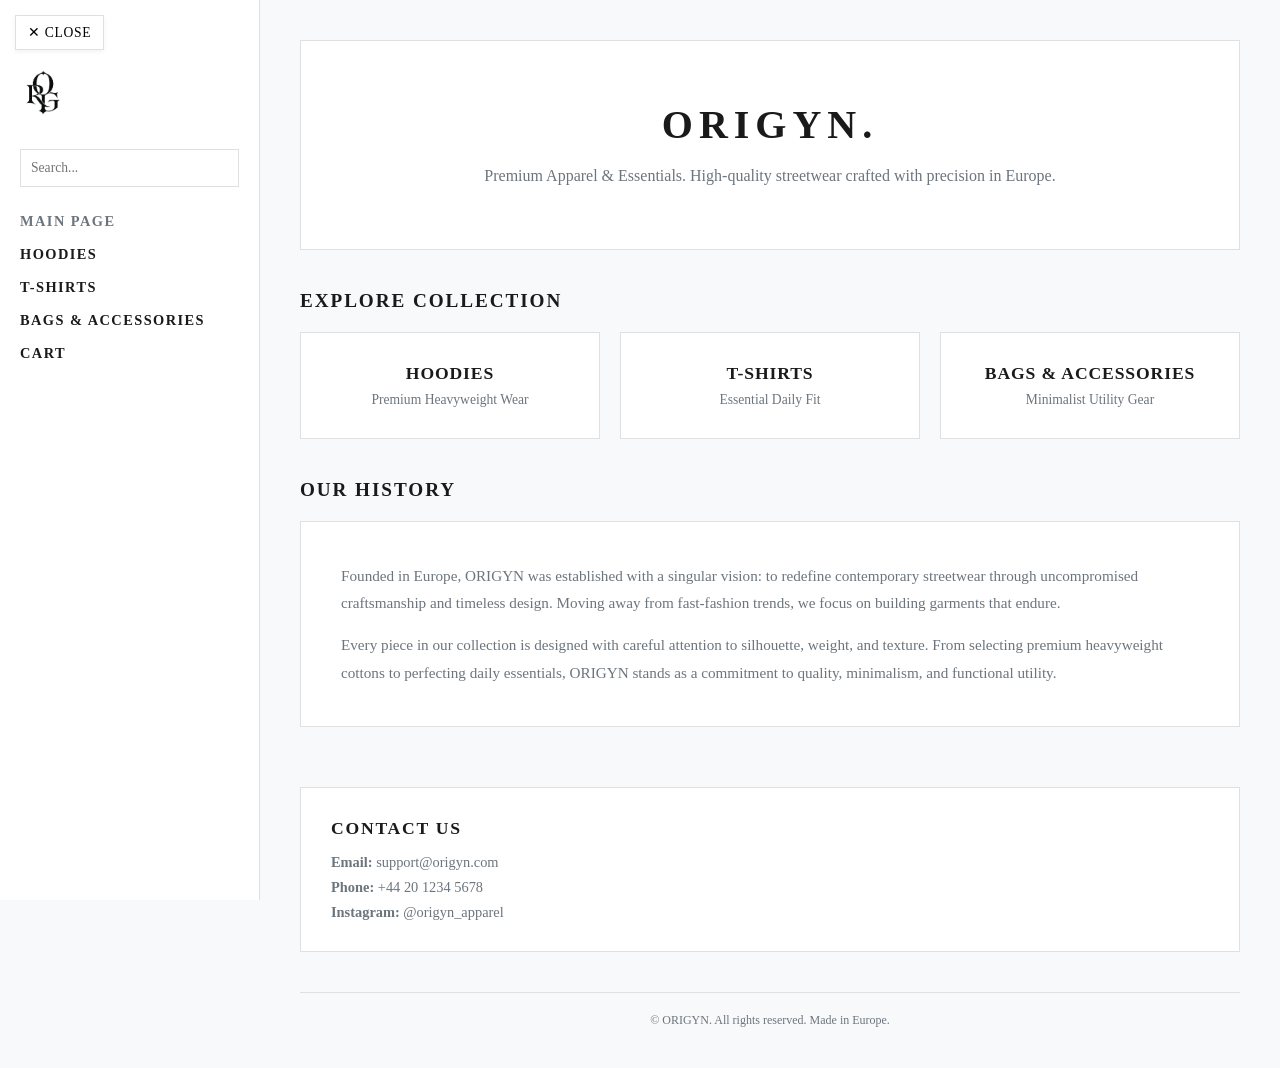
<file: index.html>
<!DOCTYPE html>
<html lang="en">
<head>
  <meta charset="UTF-8">
  <meta name="viewport" content="width=device-width, initial-scale=1.0">
  <title>ORIGYN — Main Page</title>
  <style>
    :root { 
      --color-bg: #f8f9fa; 
      --color-card-bg: #ffffff; 
      --color-border: #e0e0e0; 
      --color-text-dark: #1a1a1a; 
      --color-text-muted: #6c757d; 
      --font-primary: 'Georgia', serif; 
    }
    * { margin: 0; padding: 0; box-sizing: border-box; }
    body { background-color: var(--color-bg); color: var(--color-text-dark); font-family: var(--font-primary); display: flex; min-height: 100vh; position: relative; }
    a { color: inherit; text-decoration: none; }
    
    /* TOGGLE BUTTON */
    .sidebar-toggle-btn {
      position: fixed;
      top: 15px;
      left: 15px;
      z-index: 1100;
      background-color: var(--color-card-bg);
      border: 1px solid var(--color-border);
      padding: 8px 12px;
      font-family: var(--font-primary);
      font-size: 0.85rem;
      cursor: pointer;
      letter-spacing: 0.05em;
      text-transform: uppercase;
      box-shadow: 0 2px 5px rgba(0,0,0,0.05);
      transition: background-color 0.2s ease;
    }
    .sidebar-toggle-btn:hover {
      background-color: var(--color-bg);
    }

    /* SIDEBAR */
    aside.sidebar { 
      width: 260px; 
      background-color: #ffffff; 
      border-right: 1px solid var(--color-border); 
      padding: 70px 20px 30px 20px; 
      display: flex; 
      flex-direction: column; 
      position: fixed; 
      height: 100vh; 
      z-index: 1000; 
      top: 0;
      left: 0;
      transition: transform 0.3s ease;
    }

    body.sidebar-collapsed aside.sidebar {
      transform: translateX(-100%);
    }

    .brand-logo { height: 45px; width: auto; margin-bottom: 30px; filter: invert(1); }
    .search-input { width: 100%; padding: 10px; border: 1px solid var(--color-border); font-family: var(--font-primary); font-size: 0.85rem; outline: none; margin-bottom: 25px; }
    .nav-links { list-style: none; display: flex; flex-direction: column; gap: 15px; }
    .nav-links a { font-size: 0.9rem; text-transform: uppercase; letter-spacing: 0.1em; font-weight: bold; }
    .nav-links a:hover, .nav-links a.active { color: var(--color-text-muted); }
    
    /* CONTENT AREA */
    main.content { 
      margin-left: 260px; 
      flex: 1; 
      padding: 40px; 
      transition: margin-left 0.3s ease;
    }

    body.sidebar-collapsed main.content {
      margin-left: 0;
      padding-top: 60px;
    }

    .search-results-panel { display: none; background: var(--color-card-bg); border: 1px solid var(--color-border); padding: 20px; margin-bottom: 30px; }
    .search-results-panel.active { display: block; }
    .search-item { padding: 10px 0; border-bottom: 1px solid var(--color-border); }
    
    /* HERO SECTION */
    .hero-section { background-color: var(--color-card-bg); border: 1px solid var(--color-border); padding: 60px 40px; margin-bottom: 40px; text-align: center; }
    .hero-title { font-size: 2.5rem; letter-spacing: 0.15em; margin-bottom: 15px; text-transform: uppercase; }
    .hero-subtitle { font-size: 1rem; color: var(--color-text-muted); line-height: 1.6; max-width: 600px; margin: 0 auto; }
    
    /* CATEGORIES GRID */
    .section-title { font-size: 1.2rem; letter-spacing: 0.1em; margin-bottom: 20px; text-transform: uppercase; }
    .categories-grid { display: grid; grid-template-columns: repeat(auto-fit, minmax(250px, 1fr)); gap: 20px; margin-bottom: 40px; }
    .category-card { background-color: var(--color-card-bg); border: 1px solid var(--color-border); padding: 30px 20px; text-align: center; transition: border-color 0.2s ease; }
    .category-card:hover { border-color: var(--color-text-dark); }
    .category-card h3 { font-size: 1.1rem; letter-spacing: 0.05em; margin-bottom: 8px; text-transform: uppercase; }
    .category-card p { font-size: 0.85rem; color: var(--color-text-muted); }

        /* HISTORY SECTION (NEW) */
    .history-section { background-color: var(--color-card-bg); border: 1px solid var(--color-border); padding: 40px; margin-bottom: 40px; }
    .history-content { color: var(--color-text-muted); line-height: 1.8; font-size: 0.95rem; }
    .history-content p { margin-bottom: 15px; }
    .history-content p:last-child { margin-bottom: 0; }
    
    /* CONTACTS SECTION */
    .contacts-section { margin-top: 60px; padding: 30px; background: var(--color-card-bg); border: 1px solid var(--color-border); }
    .contacts-section h3 { font-size: 1.1rem; letter-spacing: 0.1em; margin-bottom: 15px; text-transform: uppercase; }
    .contacts-list { list-style: none; font-size: 0.9rem; color: var(--color-text-muted); display: flex; flex-direction: column; gap: 8px; }
    
    footer { margin-top: 40px; padding-top: 20px; border-top: 1px solid var(--color-border); font-size: 0.75rem; color: var(--color-text-muted); text-align: center; }
  </style>
</head>
<body>

  <!-- TOGGLE BUTTON -->
  <button id="toggleBtn" class="sidebar-toggle-btn" onclick="toggleSidebar()">✕ Close</button>

  <!-- SIDEBAR -->
  <aside class="sidebar">
    <a href="index.html"><img src="logo.png" alt="ORIGYN Logo" class="brand-logo"></a>
    <input type="text" id="searchInput" class="search-input" placeholder="Search..." oninput="handleSearch()">
    <ul class="nav-links">
      <li><a href="index.html" class="active">Main Page</a></li>
      <li><a href="hoodies.html">Hoodies</a></li>
      <li><a href="tshirts.html">T-Shirts</a></li>
      <li><a href="accessories.html">Bags & Accessories</a></li>
      <li><a href="cart.html">Cart</a></li>
    </ul>
  </aside>

  <!-- MAIN CONTENT -->
  <main class="content">
    
    <!-- SEARCH RESULTS PANEL -->
    <div id="searchResultsPanel" class="search-results-panel">
      <h3 style="margin-bottom: 15px;">Search Results</h3>
      <div id="searchResultsList"></div>
    </div>

    <!-- HERO SECTION -->
    <section class="hero-section">
      <h1 class="hero-title">ORIGYN.</h1>
      <p class="hero-subtitle">Premium Apparel & Essentials. High-quality streetwear crafted with precision in Europe.</p>
    </section>

    <!-- CATEGORIES SECTION -->
    <h2 class="section-title">Explore Collection</h2>
    <div class="categories-grid">
      <a href="hoodies.html" class="category-card">
        <h3>Hoodies</h3>
        <p>Premium Heavyweight Wear</p>
      </a>
      <a href="tshirts.html" class="category-card">
        <h3>T-Shirts</h3>
        <p>Essential Daily Fit</p>
      </a>
      <a href="accessories.html" class="category-card">
        <h3>Bags & Accessories</h3>
        <p>Minimalist Utility Gear</p>
      </a>
    </div>

        <!-- HISTORY SECTION -->
    <h2 class="section-title">Our History</h2>
    <section class="history-section">
      <div class="history-content">
        <p>Founded in Europe, ORIGYN was established with a singular vision: to redefine contemporary streetwear through uncompromised craftsmanship and timeless design. Moving away from fast-fashion trends, we focus on building garments that endure.</p>
        <p>Every piece in our collection is designed with careful attention to silhouette, weight, and texture. From selecting premium heavyweight cottons to perfecting daily essentials, ORIGYN stands as a commitment to quality, minimalism, and functional utility.</p>
      </div>
    </section>

    <!-- CONTACTS SECTION -->
    <section class="contacts-section">
      <h3>Contact Us</h3>
      <ul class="contacts-list">
        <li><strong>Email:</strong> support@origyn.com</li>
        <li><strong>Phone:</strong> +44 20 1234 5678</li>
        <li><strong>Instagram:</strong> @origyn_apparel</li>
      </ul>
    </section>

    <footer>
      &copy; ORIGYN. All rights reserved. Made in Europe.
    </footer>
  </main>

  <script>
    function toggleSidebar() {
      const body = document.body;
      const toggleBtn = document.getElementById('toggleBtn');
      body.classList.toggle('sidebar-collapsed');

      if (body.classList.contains('sidebar-collapsed')) {
        toggleBtn.textContent = '☰ Menu';
      } else {
        toggleBtn.textContent = '✕ Close';
      }
    }

    const catalog = [
      { name: "T-Shirt", category: "T-Shirts", link: "tshirts.html" },
      { name: "Origyn Original Hoodie", category: "Hoodies", link: "hoodies.html" },
      { name: "Light Hoodie", category: "Hoodies", link: "hoodies.html" },
      { name: "Leather Bag", category: "Bags & Accessories", link: "accessories.html" }
    ];

    function handleSearch() {
      const query = document.getElementById('searchInput').value.toLowerCase().trim();
      const panel = document.getElementById('searchResultsPanel');
      const list = document.getElementById('searchResultsList');

      if (query === '') { 
        panel.classList.remove('active'); 
        list.innerHTML = ''; 
        return; 
      }

      const matches = catalog.filter(item => 
        item.name.toLowerCase().includes(query) || 
        item.category.toLowerCase().includes(query)
      );

      panel.classList.add('active');

      if (matches.length > 0) {
        list.innerHTML = matches.map(item => 
          `<div class="search-item"><a href="${item.link}"><strong>${item.name}</strong> — <small>${item.category}</small></a></div>`
        ).join('');
      } else { 
        list.innerHTML = '<p class="search-item">No items found.</p>'; 
      }
    }
  </script>
</body>
</html>
</file>
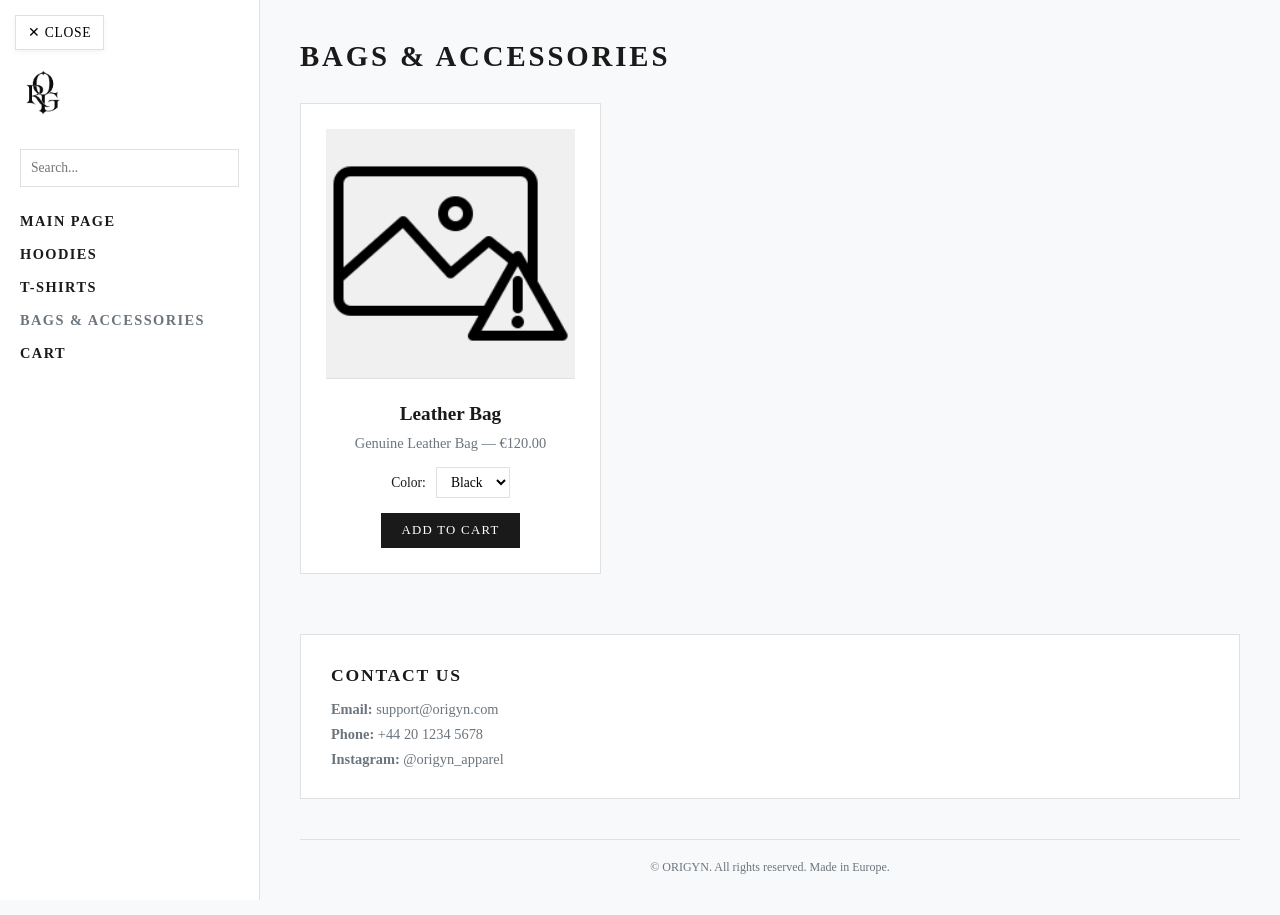
<file: accessories.html>
<!DOCTYPE html>
<html lang="en">
<head>
  <meta charset="UTF-8">
  <meta name="viewport" content="width=device-width, initial-scale=1.0">
  <title>Bags & Accessories — ORIGYN</title>
  <style>
    .product-grid { display: flex; flex-wrap: wrap; gap: 20px; }
    :root { --color-bg: #f8f9fa; --color-card-bg: #ffffff; --color-border: #e0e0e0; --color-text-dark: #1a1a1a; --color-text-muted: #6c757d; --font-primary: 'Georgia', serif; }
    * { margin: 0; padding: 0; box-sizing: border-box; }
    body { background-color: var(--color-bg); color: var(--color-text-dark); font-family: var(--font-primary); display: flex; min-height: 100vh; position: relative; }
    a { color: inherit; text-decoration: none; }
    .sidebar-toggle-btn { position: fixed; top: 15px; left: 15px; z-index: 1100; background-color: var(--color-card-bg); border: 1px solid var(--color-border); padding: 8px 12px; font-family: var(--font-primary); font-size: 0.85rem; cursor: pointer; letter-spacing: 0.05em; text-transform: uppercase; box-shadow: 0 2px 5px rgba(0,0,0,0.05); transition: background-color 0.2s ease; }
    .sidebar-toggle-btn:hover { background-color: var(--color-bg); }
    aside.sidebar { width: 260px; background-color: #ffffff; border-right: 1px solid var(--color-border); padding: 70px 20px 30px 20px; display: flex; flex-direction: column; position: fixed; height: 100vh; z-index: 1000; top: 0; left: 0; transition: transform 0.3s ease; }
    body.sidebar-collapsed aside.sidebar { transform: translateX(-100%); }
    .brand-logo { height: 45px; width: auto; margin-bottom: 30px; filter: invert(1); }
    .search-input { width: 100%; padding: 10px; border: 1px solid var(--color-border); font-family: var(--font-primary); font-size: 0.85rem; outline: none; margin-bottom: 25px; }
    .nav-links { list-style: none; display: flex; flex-direction: column; gap: 15px; }
    .nav-links a { font-size: 0.9rem; text-transform: uppercase; letter-spacing: 0.1em; font-weight: bold; }
    .nav-links a:hover, .nav-links a.active { color: var(--color-text-muted); }
    main.content { margin-left: 260px; flex: 1; padding: 40px; transition: margin-left 0.3s ease; }
    body.sidebar-collapsed main.content { margin-left: 0; padding-top: 60px; }
    .search-results-panel { display: none; background: var(--color-card-bg); border: 1px solid var(--color-border); padding: 20px; margin-bottom: 30px; }
    .search-results-panel.active { display: block; }
    .search-item { padding: 10px 0; border-bottom: 1px solid var(--color-border); }
    .page-title { font-size: 1.8rem; letter-spacing: 0.1em; margin-bottom: 30px; text-transform: uppercase; }
    
    /* PRODUCT CARD STYLES */
    .product-card { background-color: var(--color-card-bg); border: 1px solid var(--color-border); padding: 25px; text-align: center; max-width: 320px; }
    .product-image { width: 100%; height: 250px; object-fit: cover; border-bottom: 1px solid var(--color-border); margin-bottom: 20px; background-color: #f0f0f0; }
    .product-card h3 { font-size: 1.2rem; margin-bottom: 10px; }
    .product-card p { font-size: 0.9rem; color: var(--color-text-muted); margin-bottom: 15px; }
    .add-cart-btn { background-color: var(--color-text-dark); color: #ffffff; border: none; padding: 10px 20px; font-family: var(--font-primary); font-size: 0.8rem; text-transform: uppercase; letter-spacing: 0.1em; cursor: pointer; }
    .add-cart-btn:hover { opacity: 0.85; }

    /* COLOR SELECT STYLES */
    .color-option { margin-bottom: 15px; display: flex; align-items: center; justify-content: center; gap: 10px; font-size: 0.85rem; }
    .color-select { padding: 6px 10px; font-family: var(--font-primary); border: 1px solid var(--color-border); background-color: #ffffff; outline: none; font-size: 0.85rem; cursor: pointer; }

    .contacts-section { margin-top: 60px; padding: 30px; background: var(--color-card-bg); border: 1px solid var(--color-border); }
    .contacts-section h3 { font-size: 1.1rem; letter-spacing: 0.1em; margin-bottom: 15px; text-transform: uppercase; }
    .contacts-list { list-style: none; font-size: 0.9rem; color: var(--color-text-muted); display: flex; flex-direction: column; gap: 8px; }
    footer { margin-top: 40px; padding-top: 20px; border-top: 1px solid var(--color-border); font-size: 0.75rem; color: var(--color-text-muted); text-align: center; }
  </style>
</head>
<body>
  <button id="toggleBtn" class="sidebar-toggle-btn" onclick="toggleSidebar()">✕ Close</button>
  <aside class="sidebar">
    <a href="index.html"><img src="logo.png" alt="ORIGYN Logo" class="brand-logo"></a>
    <input type="text" id="searchInput" class="search-input" placeholder="Search..." oninput="handleSearch()">
    <ul class="nav-links">
      <li><a href="index.html">Main Page</a></li>
      <li><a href="hoodies.html">Hoodies</a></li>
      <li><a href="tshirts.html">T-Shirts</a></li>
      <li><a href="accessories.html" class="active">Bags & Accessories</a></li>
      <li><a href="cart.html">Cart</a></li>
    </ul>
  </aside>
  <main class="content">
    <div id="searchResultsPanel" class="search-results-panel">
      <h3 style="margin-bottom: 15px;">Search Results</h3>
      <div id="searchResultsList"></div>
    </div>
    <h1 class="page-title">Bags & Accessories</h1>
    
    <div class="product-grid">
      <div class="product-card">
        <img src="Error.png" alt="Leather Bag" class="product-image">
        <h3>Leather Bag</h3>
        <p>Genuine Leather Bag — €120.00</p>
        
        <!-- 色選択プルダウン -->
        <div class="color-option">
          <label for="color-acc01">Color:</label>
          <select id="color-acc01" class="color-select">
            <option value="Black">Black</option>
            <option value="Biege">Biege</option>
          </select>
        </div>

        <button class="add-cart-btn" onclick="addToCart('Leather Bag', 120, 'Genuine Leather Bag', 'color-acc01')">Add to Cart</button>
      </div>
    </div>

    <section class="contacts-section">
      <h3>Contact Us</h3>
      <ul class="contacts-list">
        <li><strong>Email:</strong> support@origyn.com</li>
        <li><strong>Phone:</strong> +44 20 1234 5678</li>
        <li><strong>Instagram:</strong> @origyn_apparel</li>
      </ul>
    </section>

    <footer>
      &copy; ORIGYN. All rights reserved. Made in Europe.
    </footer>
  </main>
  <script>
    function toggleSidebar() {
      const body = document.body;
      const toggleBtn = document.getElementById('toggleBtn');
      body.classList.toggle('sidebar-collapsed');
      toggleBtn.textContent = body.classList.contains('sidebar-collapsed') ? '☰ Menu' : '✕ Close';
    }

    function addToCart(name, price, desc, selectId) {
      const selectedColor = document.getElementById(selectId).value;
      const fullName = `${name} (${selectedColor})`;

      let cart = JSON.parse(localStorage.getItem('origyn_cart')) || [];
      const existing = cart.find(item => item.name === fullName);
      if (existing) {
        existing.quantity += 1;
      } else {
        cart.push({ name: fullName, price, desc, quantity: 1 });
      }
      localStorage.setItem('origyn_cart', JSON.stringify(cart));
      alert(`${fullName} has been added to your cart.`);
    }

    const catalog = [
      { name: "T-Shirt", category: "T-Shirts", link: "tshirts.html" },
      { name: "Origyn Original Hoodie", category: "Hoodies", link: "hoodies.html" },
      { name: "Light Hoodie", category: "Hoodies", link: "hoodies.html" },
      { name: "Leather Bag", category: "Bags & Accessories", link: "accessories.html" }
    ];
    function handleSearch() {
      const query = document.getElementById('searchInput').value.toLowerCase().trim();
      const panel = document.getElementById('searchResultsPanel');
      const list = document.getElementById('searchResultsList');
      if (query === '') { panel.classList.remove('active'); list.innerHTML = ''; return; }
      const matches = catalog.filter(item => item.name.toLowerCase().includes(query) || item.category.toLowerCase().includes(query));
      panel.classList.add('active');
      if (matches.length > 0) {
        list.innerHTML = matches.map(item => `<div class="search-item"><a href="${item.link}"><strong>${item.name}</strong> — <small>${item.category}</small></a></div>`).join('');
      } else { list.innerHTML = '<p class="search-item">No items found.</p>'; }
    }
  </script>
</body>
</html>
</file>
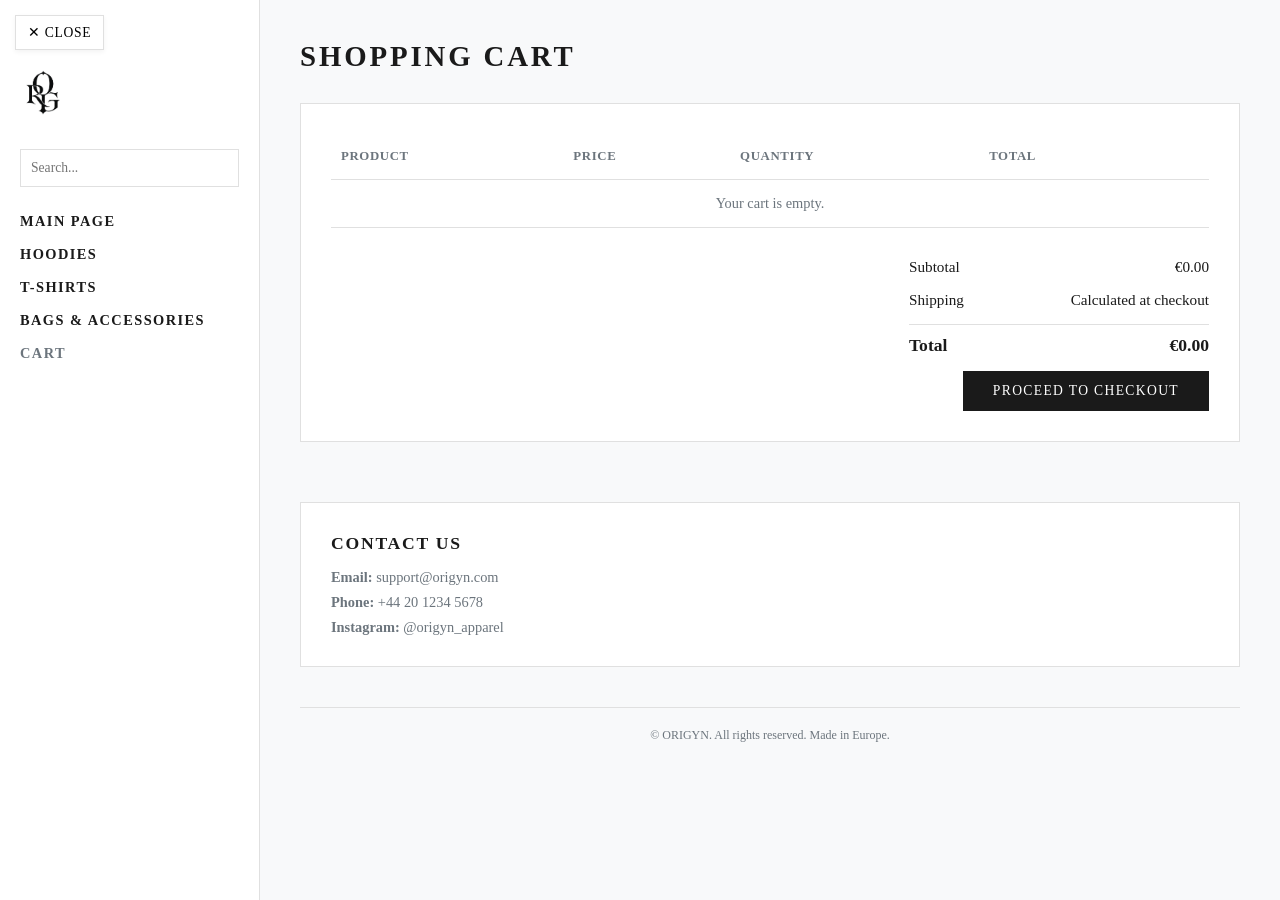
<file: cart.html>
<!DOCTYPE html>
<html lang="en">
<head>
  <meta charset="UTF-8">
  <meta name="viewport" content="width=device-width, initial-scale=1.0">
  <title>Shopping Cart — ORIGYN</title>
  <style>
    :root { 
      --color-bg: #f8f9fa; 
      --color-card-bg: #ffffff; 
      --color-border: #e0e0e0; 
      --color-text-dark: #1a1a1a; 
      --color-text-muted: #6c757d; 
      --font-primary: 'Georgia', serif; 
    }
    * { margin: 0; padding: 0; box-sizing: border-box; }
    body { background-color: var(--color-bg); color: var(--color-text-dark); font-family: var(--font-primary); display: flex; min-height: 100vh; position: relative; }
    a { color: inherit; text-decoration: none; }

    /* TOGGLE BUTTON */
    .sidebar-toggle-btn {
      position: fixed;
      top: 15px;
      left: 15px;
      z-index: 1100;
      background-color: var(--color-card-bg);
      border: 1px solid var(--color-border);
      padding: 8px 12px;
      font-family: var(--font-primary);
      font-size: 0.85rem;
      cursor: pointer;
      letter-spacing: 0.05em;
      text-transform: uppercase;
      box-shadow: 0 2px 5px rgba(0,0,0,0.05);
      transition: background-color 0.2s ease;
    }
    .sidebar-toggle-btn:hover { background-color: var(--color-bg); }

    /* SIDEBAR */
    aside.sidebar { 
      width: 260px; 
      background-color: #ffffff; 
      border-right: 1px solid var(--color-border); 
      padding: 70px 20px 30px 20px; 
      display: flex; 
      flex-direction: column; 
      position: fixed; 
      height: 100vh; 
      z-index: 1000; 
      top: 0;
      left: 0;
      transition: transform 0.3s ease;
    }
    body.sidebar-collapsed aside.sidebar { transform: translateX(-100%); }

    .brand-logo { height: 45px; width: auto; margin-bottom: 30px; filter: invert(1); }
    .search-input { width: 100%; padding: 10px; border: 1px solid var(--color-border); font-family: var(--font-primary); font-size: 0.85rem; outline: none; margin-bottom: 25px; }
    .nav-links { list-style: none; display: flex; flex-direction: column; gap: 15px; }
    .nav-links a { font-size: 0.9rem; text-transform: uppercase; letter-spacing: 0.1em; font-weight: bold; }
    .nav-links a:hover, .nav-links a.active { color: var(--color-text-muted); }

    /* CONTENT AREA */
    main.content { 
      margin-left: 260px; 
      flex: 1; 
      padding: 40px; 
      transition: margin-left 0.3s ease;
    }
    body.sidebar-collapsed main.content { margin-left: 0; padding-top: 60px; }

    .search-results-panel { display: none; background: var(--color-card-bg); border: 1px solid var(--color-border); padding: 20px; margin-bottom: 30px; }
    .search-results-panel.active { display: block; }
    .search-item { padding: 10px 0; border-bottom: 1px solid var(--color-border); }

    .page-title { font-size: 1.8rem; letter-spacing: 0.1em; margin-bottom: 30px; text-transform: uppercase; }

    /* CART SECTION */
    .cart-container { background-color: var(--color-card-bg); border: 1px solid var(--color-border); padding: 30px; margin-bottom: 40px; }
    .cart-table { width: 100%; border-collapse: collapse; text-align: left; font-size: 0.9rem; }
    .cart-table th, .cart-table td { padding: 15px 10px; border-bottom: 1px solid var(--color-border); }
    .cart-table th { text-transform: uppercase; letter-spacing: 0.05em; font-size: 0.8rem; color: var(--color-text-muted); }
    .cart-item-title { font-weight: bold; }
    .cart-item-desc { font-size: 0.8rem; color: var(--color-text-muted); }
    .qty-input { width: 50px; padding: 5px; text-align: center; border: 1px solid var(--color-border); font-family: var(--font-primary); }
    .remove-btn { background: none; border: none; color: var(--color-text-muted); cursor: pointer; font-size: 0.85rem; text-decoration: underline; }
    .remove-btn:hover { color: var(--color-text-dark); }
    .empty-msg { text-align: center; color: var(--color-text-muted); padding: 20px 0; }

    /* CART SUMMARY */
    .cart-summary { margin-top: 30px; display: flex; flex-direction: column; align-items: flex-end; gap: 15px; }
    .summary-row { display: flex; justify-content: space-between; width: 300px; font-size: 0.95rem; }
    .summary-total { font-weight: bold; font-size: 1.1rem; border-top: 1px solid var(--color-border); padding-top: 10px; }
    .checkout-btn { background-color: var(--color-text-dark); color: #ffffff; border: none; padding: 12px 30px; font-family: var(--font-primary); font-size: 0.85rem; text-transform: uppercase; letter-spacing: 0.1em; cursor: pointer; transition: opacity 0.2s; }
    .checkout-btn:hover { opacity: 0.85; }

    /* CONTACTS SECTION */
    .contacts-section { margin-top: 60px; padding: 30px; background: var(--color-card-bg); border: 1px solid var(--color-border); }
    .contacts-section h3 { font-size: 1.1rem; letter-spacing: 0.1em; margin-bottom: 15px; text-transform: uppercase; }
    .contacts-list { list-style: none; font-size: 0.9rem; color: var(--color-text-muted); display: flex; flex-direction: column; gap: 8px; }

    footer { margin-top: 40px; padding-top: 20px; border-top: 1px solid var(--color-border); font-size: 0.75rem; color: var(--color-text-muted); text-align: center; }
  </style>
</head>
<body>

  <!-- TOGGLE BUTTON -->
  <button id="toggleBtn" class="sidebar-toggle-btn" onclick="toggleSidebar()">✕ Close</button>

  <!-- SIDEBAR -->
  <aside class="sidebar">
    <a href="index.html"><img src="logo.png" alt="ORIGYN Logo" class="brand-logo"></a>
    <input type="text" id="searchInput" class="search-input" placeholder="Search..." oninput="handleSearch()">
    <ul class="nav-links">
      <li><a href="index.html">Main Page</a></li>
      <li><a href="hoodies.html">Hoodies</a></li>
      <li><a href="tshirts.html">T-Shirts</a></li>
      <li><a href="accessories.html">Bags & Accessories</a></li>
      <li><a href="cart.html" class="active">Cart</a></li>
    </ul>
  </aside>

  <!-- MAIN CONTENT -->
  <main class="content">

    <!-- SEARCH RESULTS PANEL -->
    <div id="searchResultsPanel" class="search-results-panel">
      <h3 style="margin-bottom: 15px;">Search Results</h3>
      <div id="searchResultsList"></div>
    </div>

    <h1 class="page-title">Shopping Cart</h1>

    <!-- CART CONTAINER -->
    <div class="cart-container">
      <table class="cart-table">
        <thead>
          <tr>
            <th>Product</th>
            <th>Price</th>
            <th>Quantity</th>
            <th>Total</th>
            <th></th>
          </tr>
        </thead>
        <tbody id="cartTableBody">
          <!-- JSで動的に表示 -->
        </tbody>
      </table>

      <!-- SUMMARY -->
      <div class="cart-summary">
        <div class="summary-row">
          <span>Subtotal</span>
          <span id="subtotalVal">€0.00</span>
        </div>
        <div class="summary-row">
          <span>Shipping</span>
          <span>Calculated at checkout</span>
        </div>
        <div class="summary-row summary-total">
          <span>Total</span>
          <span id="totalVal">€0.00</span>
        </div>
        <button class="checkout-btn">Proceed to Checkout</button>
      </div>
    </div>

    <!-- CONTACTS SECTION -->
    <section class="contacts-section">
      <h3>Contact Us</h3>
      <ul class="contacts-list">
        <li><strong>Email:</strong> support@origyn.com</li>
        <li><strong>Phone:</strong> +44 20 1234 5678</li>
        <li><strong>Instagram:</strong> @origyn_apparel</li>
      </ul>
    </section>

    <footer>
      &copy; ORIGYN. All rights reserved. Made in Europe.
    </footer>
  </main>

  <script>
    function toggleSidebar() {
      const body = document.body;
      const toggleBtn = document.getElementById('toggleBtn');
      body.classList.toggle('sidebar-collapsed');
      toggleBtn.textContent = body.classList.contains('sidebar-collapsed') ? '☰ Menu' : '✕ Close';
    }

    /* CART LOGIC */
    function getCart() {
      return JSON.parse(localStorage.getItem('origyn_cart')) || [];
    }

    function saveCart(cart) {
      localStorage.setItem('origyn_cart', JSON.stringify(cart));
      renderCart();
    }

    function updateQuantity(index, quantity) {
      let cart = getCart();
      const qty = parseInt(quantity, 10);
      if (qty > 0) {
        cart[index].quantity = qty;
      }
      saveCart(cart);
    }

    function removeItem(index) {
      let cart = getCart();
      cart.splice(index, 1);
      saveCart(cart);
    }

    function renderCart() {
      const cart = getCart();
      const tbody = document.getElementById('cartTableBody');
      const subtotalVal = document.getElementById('subtotalVal');
      const totalVal = document.getElementById('totalVal');

      if (cart.length === 0) {
        tbody.innerHTML = '<tr><td colspan="5" class="empty-msg">Your cart is empty.</td></tr>';
        subtotalVal.textContent = '€0.00';
        totalVal.textContent = '€0.00';
        return;
      }

      let total = 0;
      tbody.innerHTML = cart.map((item, index) => {
        const itemTotal = item.price * item.quantity;
        total += itemTotal;
        return `
          <tr>
            <td>
              <div class="cart-item-title">${item.name}</div>
              <div class="cart-item-desc">${item.desc || ''}</div>
            </td>
            <td>€${item.price.toFixed(2)}</td>
            <td>
              <input type="number" class="qty-input" value="${item.quantity}" min="1" onchange="updateQuantity(${index}, this.value)">
            </td>
            <td>€${itemTotal.toFixed(2)}</td>
            <td><button class="remove-btn" onclick="removeItem(${index})">Remove</button></td>
          </tr>
        `;
      }).join('');

      subtotalVal.textContent = `€${total.toFixed(2)}`;
      totalVal.textContent = `€${total.toFixed(2)}`;
    }

    // 初回表示
    document.addEventListener('DOMContentLoaded', renderCart);

    /* SEARCH LOGIC */
    const catalog = [
      { name: "T-Shirt", category: "T-Shirts", link: "tshirts.html" },
      { name: "Origyn Original Hoodie", category: "Hoodies", link: "hoodies.html" },
      { name: "Light Hoodie", category: "Hoodies", link: "hoodies.html" },
      { name: "Leather Bag", category: "Bags & Accessories", link: "accessories.html" }
    ];

    function handleSearch() {
      const query = document.getElementById('searchInput').value.toLowerCase().trim();
      const panel = document.getElementById('searchResultsPanel');
      const list = document.getElementById('searchResultsList');

      if (query === '') { 
        panel.classList.remove('active'); 
        list.innerHTML = ''; 
        return; 
      }

      const matches = catalog.filter(item => 
        item.name.toLowerCase().includes(query) || 
        item.category.toLowerCase().includes(query)
      );

      panel.classList.add('active');

      if (matches.length > 0) {
        list.innerHTML = matches.map(item => 
          `<div class="search-item"><a href="${item.link}"><strong>${item.name}</strong> — <small>${item.category}</small></a></div>`
        ).join('');
      } else { 
        list.innerHTML = '<p class="search-item">No items found.</p>'; 
      }
    }
  </script>
</body>
</html>
</file>
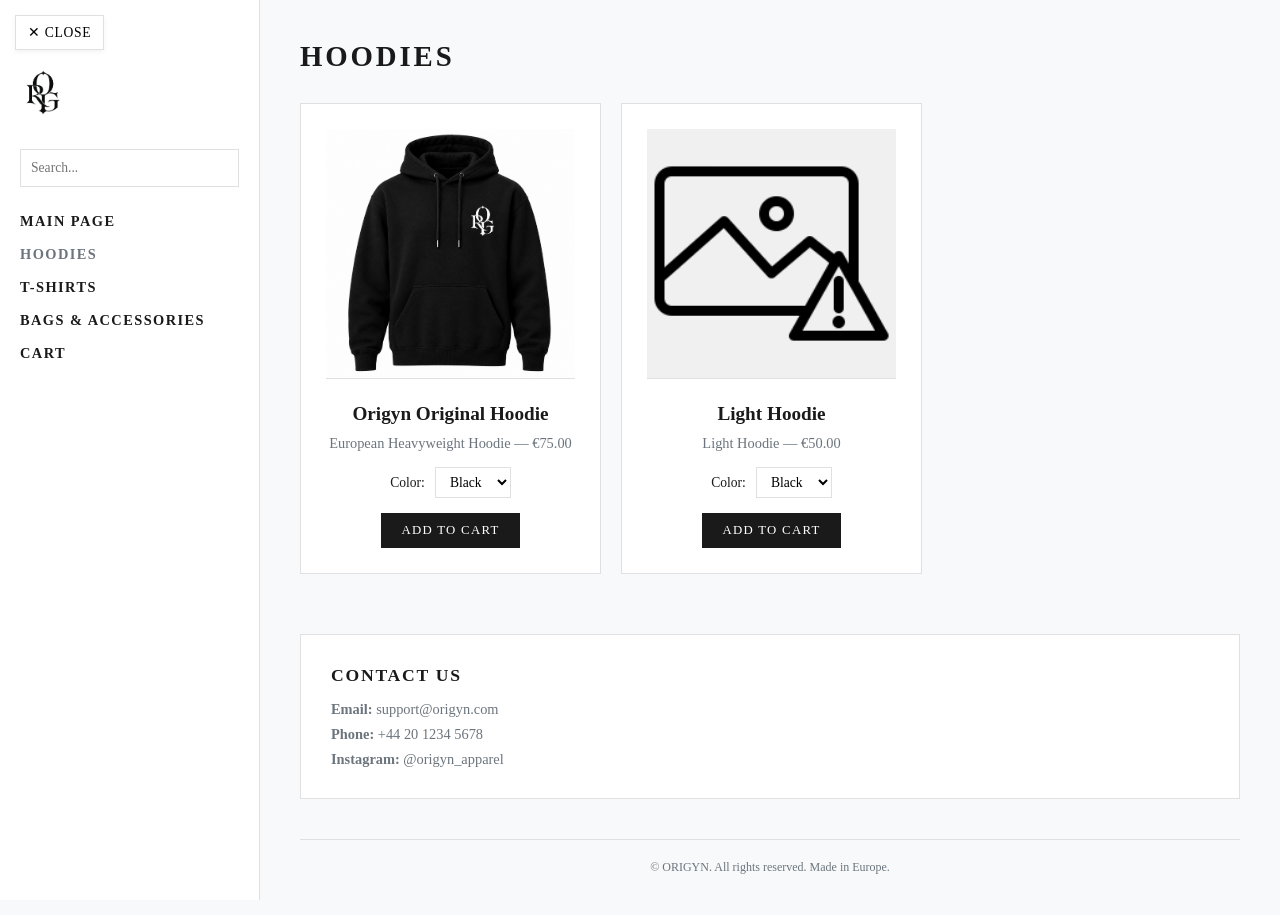
<file: hoodies.html>
<!DOCTYPE html>
<html lang="en">
<head>
  <meta charset="UTF-8">
  <meta name="viewport" content="width=device-width, initial-scale=1.0">
  <title>Hoodies — ORIGYN</title>
  <style>
    .product-grid { display: flex; flex-wrap: wrap; gap: 20px; }
    :root { --color-bg: #f8f9fa; --color-card-bg: #ffffff; --color-border: #e0e0e0; --color-text-dark: #1a1a1a; --color-text-muted: #6c757d; --font-primary: 'Georgia', serif; }
    * { margin: 0; padding: 0; box-sizing: border-box; }
    body { background-color: var(--color-bg); color: var(--color-text-dark); font-family: var(--font-primary); display: flex; min-height: 100vh; position: relative; }
    a { color: inherit; text-decoration: none; }
    .sidebar-toggle-btn { position: fixed; top: 15px; left: 15px; z-index: 1100; background-color: var(--color-card-bg); border: 1px solid var(--color-border); padding: 8px 12px; font-family: var(--font-primary); font-size: 0.85rem; cursor: pointer; letter-spacing: 0.05em; text-transform: uppercase; box-shadow: 0 2px 5px rgba(0,0,0,0.05); transition: background-color 0.2s ease; }
    .sidebar-toggle-btn:hover { background-color: var(--color-bg); }
    aside.sidebar { width: 260px; background-color: #ffffff; border-right: 1px solid var(--color-border); padding: 70px 20px 30px 20px; display: flex; flex-direction: column; position: fixed; height: 100vh; z-index: 1000; top: 0; left: 0; transition: transform 0.3s ease; }
    body.sidebar-collapsed aside.sidebar { transform: translateX(-100%); }
    .brand-logo { height: 45px; width: auto; margin-bottom: 30px; filter: invert(1); }
    .search-input { width: 100%; padding: 10px; border: 1px solid var(--color-border); font-family: var(--font-primary); font-size: 0.85rem; outline: none; margin-bottom: 25px; }
    .nav-links { list-style: none; display: flex; flex-direction: column; gap: 15px; }
    .nav-links a { font-size: 0.9rem; text-transform: uppercase; letter-spacing: 0.1em; font-weight: bold; }
    .nav-links a:hover, .nav-links a.active { color: var(--color-text-muted); }
    main.content { margin-left: 260px; flex: 1; padding: 40px; transition: margin-left 0.3s ease; }
    body.sidebar-collapsed main.content { margin-left: 0; padding-top: 60px; }
    .search-results-panel { display: none; background: var(--color-card-bg); border: 1px solid var(--color-border); padding: 20px; margin-bottom: 30px; }
    .search-results-panel.active { display: block; }
    .search-item { padding: 10px 0; border-bottom: 1px solid var(--color-border); }
    .page-title { font-size: 1.8rem; letter-spacing: 0.1em; margin-bottom: 30px; text-transform: uppercase; }
    
    /* PRODUCT CARD STYLES */
    .product-card { background-color: var(--color-card-bg); border: 1px solid var(--color-border); padding: 25px; text-align: center; max-width: 320px; }
    .product-image { width: 100%; height: 250px; object-fit: cover; border-bottom: 1px solid var(--color-border); margin-bottom: 20px; background-color: #f0f0f0; }
    .product-card h3 { font-size: 1.2rem; margin-bottom: 10px; }
    .product-card p { font-size: 0.9rem; color: var(--color-text-muted); margin-bottom: 15px; }
    .add-cart-btn { background-color: var(--color-text-dark); color: #ffffff; border: none; padding: 10px 20px; font-family: var(--font-primary); font-size: 0.8rem; text-transform: uppercase; letter-spacing: 0.1em; cursor: pointer; }
    .add-cart-btn:hover { opacity: 0.85; }

    /* COLOR SELECT STYLES */
    .color-option { margin-bottom: 15px; display: flex; align-items: center; justify-content: center; gap: 10px; font-size: 0.85rem; }
    .color-select { padding: 6px 10px; font-family: var(--font-primary); border: 1px solid var(--color-border); background-color: #ffffff; outline: none; font-size: 0.85rem; cursor: pointer; }

    .contacts-section { margin-top: 60px; padding: 30px; background: var(--color-card-bg); border: 1px solid var(--color-border); }
    .contacts-section h3 { font-size: 1.1rem; letter-spacing: 0.1em; margin-bottom: 15px; text-transform: uppercase; }
    .contacts-list { list-style: none; font-size: 0.9rem; color: var(--color-text-muted); display: flex; flex-direction: column; gap: 8px; }
    footer { margin-top: 40px; padding-top: 20px; border-top: 1px solid var(--color-border); font-size: 0.75rem; color: var(--color-text-muted); text-align: center; }
  </style>
</head>
<body>
  <button id="toggleBtn" class="sidebar-toggle-btn" onclick="toggleSidebar()">✕ Close</button>
  <aside class="sidebar">
    <a href="index.html"><img src="logo.png" alt="ORIGYN Logo" class="brand-logo"></a>
    <input type="text" id="searchInput" class="search-input" placeholder="Search..." oninput="handleSearch()">
    <ul class="nav-links">
      <li><a href="index.html">Main Page</a></li>
      <li><a href="hoodies.html" class="active">Hoodies</a></li>
      <li><a href="tshirts.html">T-Shirts</a></li>
      <li><a href="accessories.html">Bags & Accessories</a></li>
      <li><a href="cart.html">Cart</a></li>
    </ul>
  </aside>
  <main class="content">
    <div id="searchResultsPanel" class="search-results-panel">
      <h3 style="margin-bottom: 15px;">Search Results</h3>
      <div id="searchResultsList"></div>
    </div>
    <h1 class="page-title">Hoodies</h1>

    <div class="product-grid">
      <!-- 商品 1 -->
      <div class="product-card">
        <img src="1.png" alt="Origyn Original Hoodie" class="product-image">
        <h3>Origyn Original Hoodie</h3>
        <p>European Heavyweight Hoodie — €75.00</p>
        
        <!-- 色選択プルダウン -->
        <div class="color-option">
          <label for="color-origyn">Color:</label>
          <select id="color-origyn" class="color-select">
            <option value="Black">Black</option>
            <option value="White">White</option>
          </select>
        </div>

        <button class="add-cart-btn" onclick="addToCart('Origyn Original Hoodie', 75, 'European Heavyweight Hoodie', 'color-origyn')">Add to Cart</button>
      </div>

      <!-- 商品 2 -->
      <div class="product-card">
        <img src="Error.png" alt="Color Hoodie" class="product-image">
        <h3>Light Hoodie</h3>
        <p>Light Hoodie — €50.00</p>
        
        <!-- 色選択プルダウン -->
        <div class="color-option">
          <label for="color-light">Color:</label>
          <select id="color-light" class="color-select">
            <option value="Black">Black</option>
            <option value="White">White</option>
          </select>
        </div>

        <button class="add-cart-btn" onclick="addToCart('Light Hoodie', 50, 'Light Hoodie', 'color-light')">Add to Cart</button>
      </div> 
    </div>

    <section class="contacts-section">
      <h3>Contact Us</h3>
      <ul class="contacts-list">
        <li><strong>Email:</strong> support@origyn.com</li>
        <li><strong>Phone:</strong> +44 20 1234 5678</li>
        <li><strong>Instagram:</strong> @origyn_apparel</li>
      </ul>
    </section>

    <footer>
      &copy; ORIGYN. All rights reserved. Made in Europe.
    </footer>
  </main>
  <script>
    function toggleSidebar() {
      const body = document.body;
      const toggleBtn = document.getElementById('toggleBtn');
      body.classList.toggle('sidebar-collapsed');
      toggleBtn.textContent = body.classList.contains('sidebar-collapsed') ? '☰ Menu' : '✕ Close';
    }

    function addToCart(name, price, desc, selectId) {
      const selectedColor = document.getElementById(selectId).value;
      const fullName = `${name} (${selectedColor})`; // 商品名に色を追加（例: Light Hoodie (Black)）

      let cart = JSON.parse(localStorage.getItem('origyn_cart')) || [];
      const existing = cart.find(item => item.name === fullName);
      if (existing) {
        existing.quantity += 1;
      } else {
        cart.push({ name: fullName, price, desc, quantity: 1 });
      }
      localStorage.setItem('origyn_cart', JSON.stringify(cart));
      alert(`${fullName} has been added to your cart.`);
    }

    const catalog = [
      { name: "T-Shirt", category: "T-Shirts", link: "tshirts.html" },
      { name: "Origyn Original Hoodie", category: "Hoodies", link: "hoodies.html" },
      { name: "Light Hoodie", category: "Hoodies", link: "hoodies.html" },
      { name: "Leather Bag", category: "Bags & Accessories", link: "accessories.html" }
    ];
    function handleSearch() {
      const query = document.getElementById('searchInput').value.toLowerCase().trim();
      const panel = document.getElementById('searchResultsPanel');
      const list = document.getElementById('searchResultsList');
      if (query === '') { panel.classList.remove('active'); list.innerHTML = ''; return; }
      const matches = catalog.filter(item => item.name.toLowerCase().includes(query) || item.category.toLowerCase().includes(query));
      panel.classList.add('active');
      if (matches.length > 0) {
        list.innerHTML = matches.map(item => `<div class="search-item"><a href="${item.link}"><strong>${item.name}</strong> — <small>${item.category}</small></a></div>`).join('');
      } else { list.innerHTML = '<p class="search-item">No items found.</p>'; }
    }
  </script>
</body>
</html>
</file>
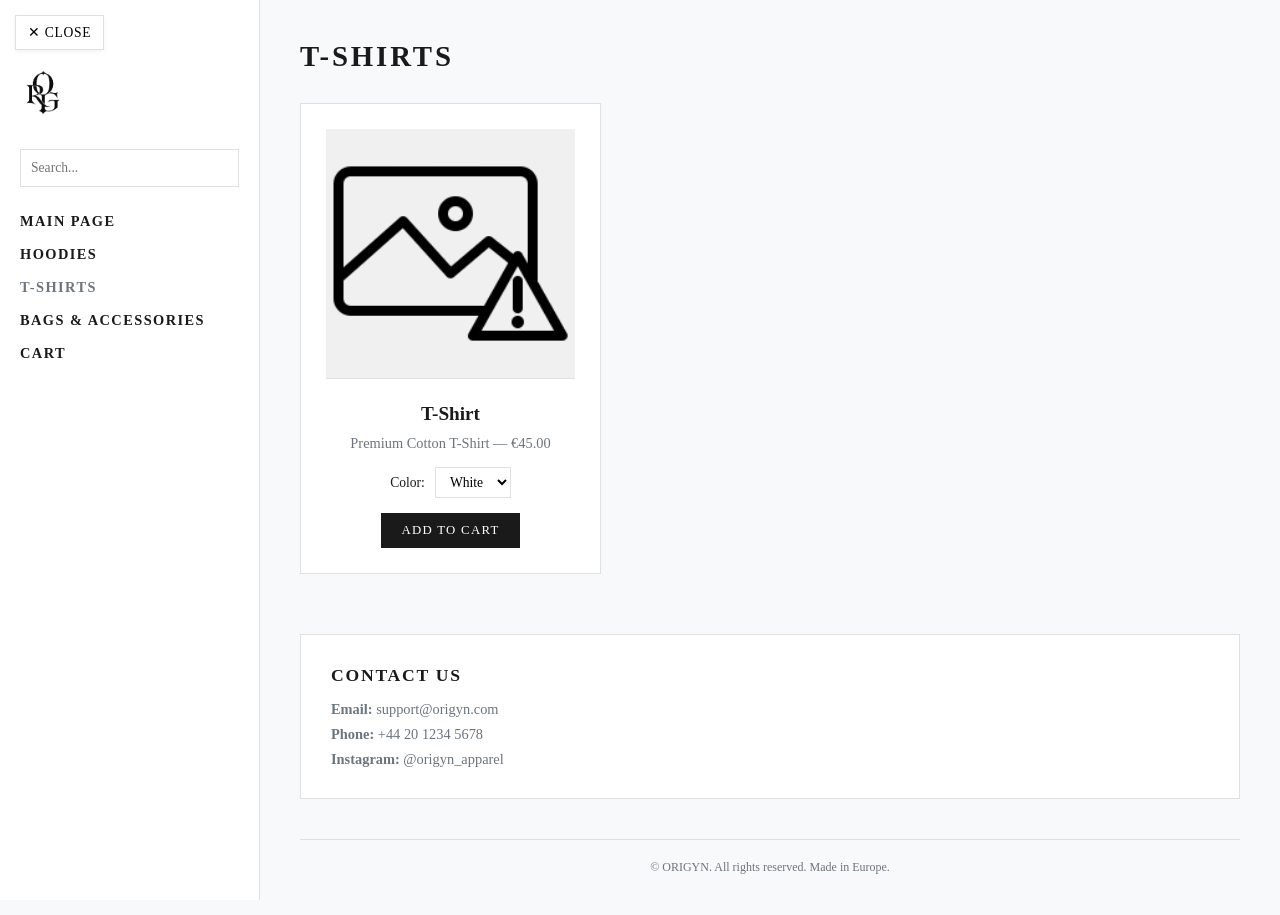
<file: tshirts.html>
<!DOCTYPE html>
<html lang="en">
<head>
  <meta charset="UTF-8">
  <meta name="viewport" content="width=device-width, initial-scale=1.0">
  <title>T-Shirts — ORIGYN</title>
  <style>
    .product-grid { display: flex; flex-wrap: wrap; gap: 20px; }
    :root { --color-bg: #f8f9fa; --color-card-bg: #ffffff; --color-border: #e0e0e0; --color-text-dark: #1a1a1a; --color-text-muted: #6c757d; --font-primary: 'Georgia', serif; }
    * { margin: 0; padding: 0; box-sizing: border-box; }
    body { background-color: var(--color-bg); color: var(--color-text-dark); font-family: var(--font-primary); display: flex; min-height: 100vh; position: relative; }
    a { color: inherit; text-decoration: none; }
    .sidebar-toggle-btn { position: fixed; top: 15px; left: 15px; z-index: 1100; background-color: var(--color-card-bg); border: 1px solid var(--color-border); padding: 8px 12px; font-family: var(--font-primary); font-size: 0.85rem; cursor: pointer; letter-spacing: 0.05em; text-transform: uppercase; box-shadow: 0 2px 5px rgba(0,0,0,0.05); transition: background-color 0.2s ease; }
    .sidebar-toggle-btn:hover { background-color: var(--color-bg); }
    aside.sidebar { width: 260px; background-color: #ffffff; border-right: 1px solid var(--color-border); padding: 70px 20px 30px 20px; display: flex; flex-direction: column; position: fixed; height: 100vh; z-index: 1000; top: 0; left: 0; transition: transform 0.3s ease; }
    body.sidebar-collapsed aside.sidebar { transform: translateX(-100%); }
    .brand-logo { height: 45px; width: auto; margin-bottom: 30px; filter: invert(1); }
    .search-input { width: 100%; padding: 10px; border: 1px solid var(--color-border); font-family: var(--font-primary); font-size: 0.85rem; outline: none; margin-bottom: 25px; }
    .nav-links { list-style: none; display: flex; flex-direction: column; gap: 15px; }
    .nav-links a { font-size: 0.9rem; text-transform: uppercase; letter-spacing: 0.1em; font-weight: bold; }
    .nav-links a:hover, .nav-links a.active { color: var(--color-text-muted); }
    main.content { margin-left: 260px; flex: 1; padding: 40px; transition: margin-left 0.3s ease; }
    body.sidebar-collapsed main.content { margin-left: 0; padding-top: 60px; }
    .search-results-panel { display: none; background: var(--color-card-bg); border: 1px solid var(--color-border); padding: 20px; margin-bottom: 30px; }
    .search-results-panel.active { display: block; }
    .search-item { padding: 10px 0; border-bottom: 1px solid var(--color-border); }
    .page-title { font-size: 1.8rem; letter-spacing: 0.1em; margin-bottom: 30px; text-transform: uppercase; }
    
    /* PRODUCT CARD STYLES */
    .product-card { background-color: var(--color-card-bg); border: 1px solid var(--color-border); padding: 25px; text-align: center; max-width: 320px; }
    .product-image { width: 100%; height: 250px; object-fit: cover; border-bottom: 1px solid var(--color-border); margin-bottom: 20px; background-color: #f0f0f0; }
    .product-card h3 { font-size: 1.2rem; margin-bottom: 10px; }
    .product-card p { font-size: 0.9rem; color: var(--color-text-muted); margin-bottom: 15px; }
    .add-cart-btn { background-color: var(--color-text-dark); color: #ffffff; border: none; padding: 10px 20px; font-family: var(--font-primary); font-size: 0.8rem; text-transform: uppercase; letter-spacing: 0.1em; cursor: pointer; }
    .add-cart-btn:hover { opacity: 0.85; }

    /* COLOR SELECT STYLES */
    .color-option { margin-bottom: 15px; display: flex; align-items: center; justify-content: center; gap: 10px; font-size: 0.85rem; }
    .color-select { padding: 6px 10px; font-family: var(--font-primary); border: 1px solid var(--color-border); background-color: #ffffff; outline: none; font-size: 0.85rem; cursor: pointer; }

    .contacts-section { margin-top: 60px; padding: 30px; background: var(--color-card-bg); border: 1px solid var(--color-border); }
    .contacts-section h3 { font-size: 1.1rem; letter-spacing: 0.1em; margin-bottom: 15px; text-transform: uppercase; }
    .contacts-list { list-style: none; font-size: 0.9rem; color: var(--color-text-muted); display: flex; flex-direction: column; gap: 8px; }
    footer { margin-top: 40px; padding-top: 20px; border-top: 1px solid var(--color-border); font-size: 0.75rem; color: var(--color-text-muted); text-align: center; }
  </style>
</head>
<body>
  <button id="toggleBtn" class="sidebar-toggle-btn" onclick="toggleSidebar()">✕ Close</button>
  <aside class="sidebar">
    <a href="index.html"><img src="logo.png" alt="ORIGYN Logo" class="brand-logo"></a>
    <input type="text" id="searchInput" class="search-input" placeholder="Search..." oninput="handleSearch()">
    <ul class="nav-links">
      <li><a href="index.html">Main Page</a></li>
      <li><a href="hoodies.html">Hoodies</a></li>
      <li><a href="tshirts.html" class="active">T-Shirts</a></li>
      <li><a href="accessories.html">Bags & Accessories</a></li>
      <li><a href="cart.html">Cart</a></li>
    </ul>
  </aside>
  <main class="content">
    <div id="searchResultsPanel" class="search-results-panel">
      <h3 style="margin-bottom: 15px;">Search Results</h3>
      <div id="searchResultsList"></div>
    </div>
    <h1 class="page-title">T-Shirts</h1>
    
    <div class="product-grid">
      <div class="product-card">
        <img src="Error.png" alt="Shirt Test 01" class="product-image">
        <h3>T-Shirt</h3>
        <p>Premium Cotton T-Shirt — €45.00</p>
        
        <!-- 色選択プルダウン -->
        <div class="color-option">
          <label for="color-shirt01">Color:</label>
          <select id="color-shirt01" class="color-select">
            <option value="White">White</option>
            <option value="Black">Black</option>
            <option value="Navy">Navy</option>
          </select>
        </div>

        <button class="add-cart-btn" onclick="addToCart('T-Shirt', 45, 'Premium Cotton T-Shirt', 'color-shirt01')">Add to Cart</button>
      </div>
    </div>

    <section class="contacts-section">
      <h3>Contact Us</h3>
      <ul class="contacts-list">
        <li><strong>Email:</strong> support@origyn.com</li>
        <li><strong>Phone:</strong> +44 20 1234 5678</li>
        <li><strong>Instagram:</strong> @origyn_apparel</li>
      </ul>
    </section>

    <footer>
      &copy; ORIGYN. All rights reserved. Made in Europe.
    </footer>
  </main>
  <script>
    function toggleSidebar() {
      const body = document.body;
      const toggleBtn = document.getElementById('toggleBtn');
      body.classList.toggle('sidebar-collapsed');
      toggleBtn.textContent = body.classList.contains('sidebar-collapsed') ? '☰ Menu' : '✕ Close';
    }

    function addToCart(name, price, desc, selectId) {
      const selectedColor = document.getElementById(selectId).value;
      const fullName = `${name} (${selectedColor})`;

      let cart = JSON.parse(localStorage.getItem('origyn_cart')) || [];
      const existing = cart.find(item => item.name === fullName);
      if (existing) {
        existing.quantity += 1;
      } else {
        cart.push({ name: fullName, price, desc, quantity: 1 });
      }
      localStorage.setItem('origyn_cart', JSON.stringify(cart));
      alert(`${fullName} has been added to your cart.`);
    }

    const catalog = [
      { name: "T-Shirt", category: "T-Shirts", link: "tshirts.html" },
      { name: "Origyn Original Hoodie", category: "Hoodies", link: "hoodies.html" },
      { name: "Light Hoodie", category: "Hoodies", link: "hoodies.html" },
      { name: "Leather Bag", category: "Bags & Accessories", link: "accessories.html" }
    ];
    function handleSearch() {
      const query = document.getElementById('searchInput').value.toLowerCase().trim();
      const panel = document.getElementById('searchResultsPanel');
      const list = document.getElementById('searchResultsList');
      if (query === '') { panel.classList.remove('active'); list.innerHTML = ''; return; }
      const matches = catalog.filter(item => item.name.toLowerCase().includes(query) || item.category.toLowerCase().includes(query));
      panel.classList.add('active');
      if (matches.length > 0) {
        list.innerHTML = matches.map(item => `<div class="search-item"><a href="${item.link}"><strong>${item.name}</strong> — <small>${item.category}</small></a></div>`).join('');
      } else { list.innerHTML = '<p class="search-item">No items found.</p>'; }
    }
  </script>
</body>
</html>
</file>
